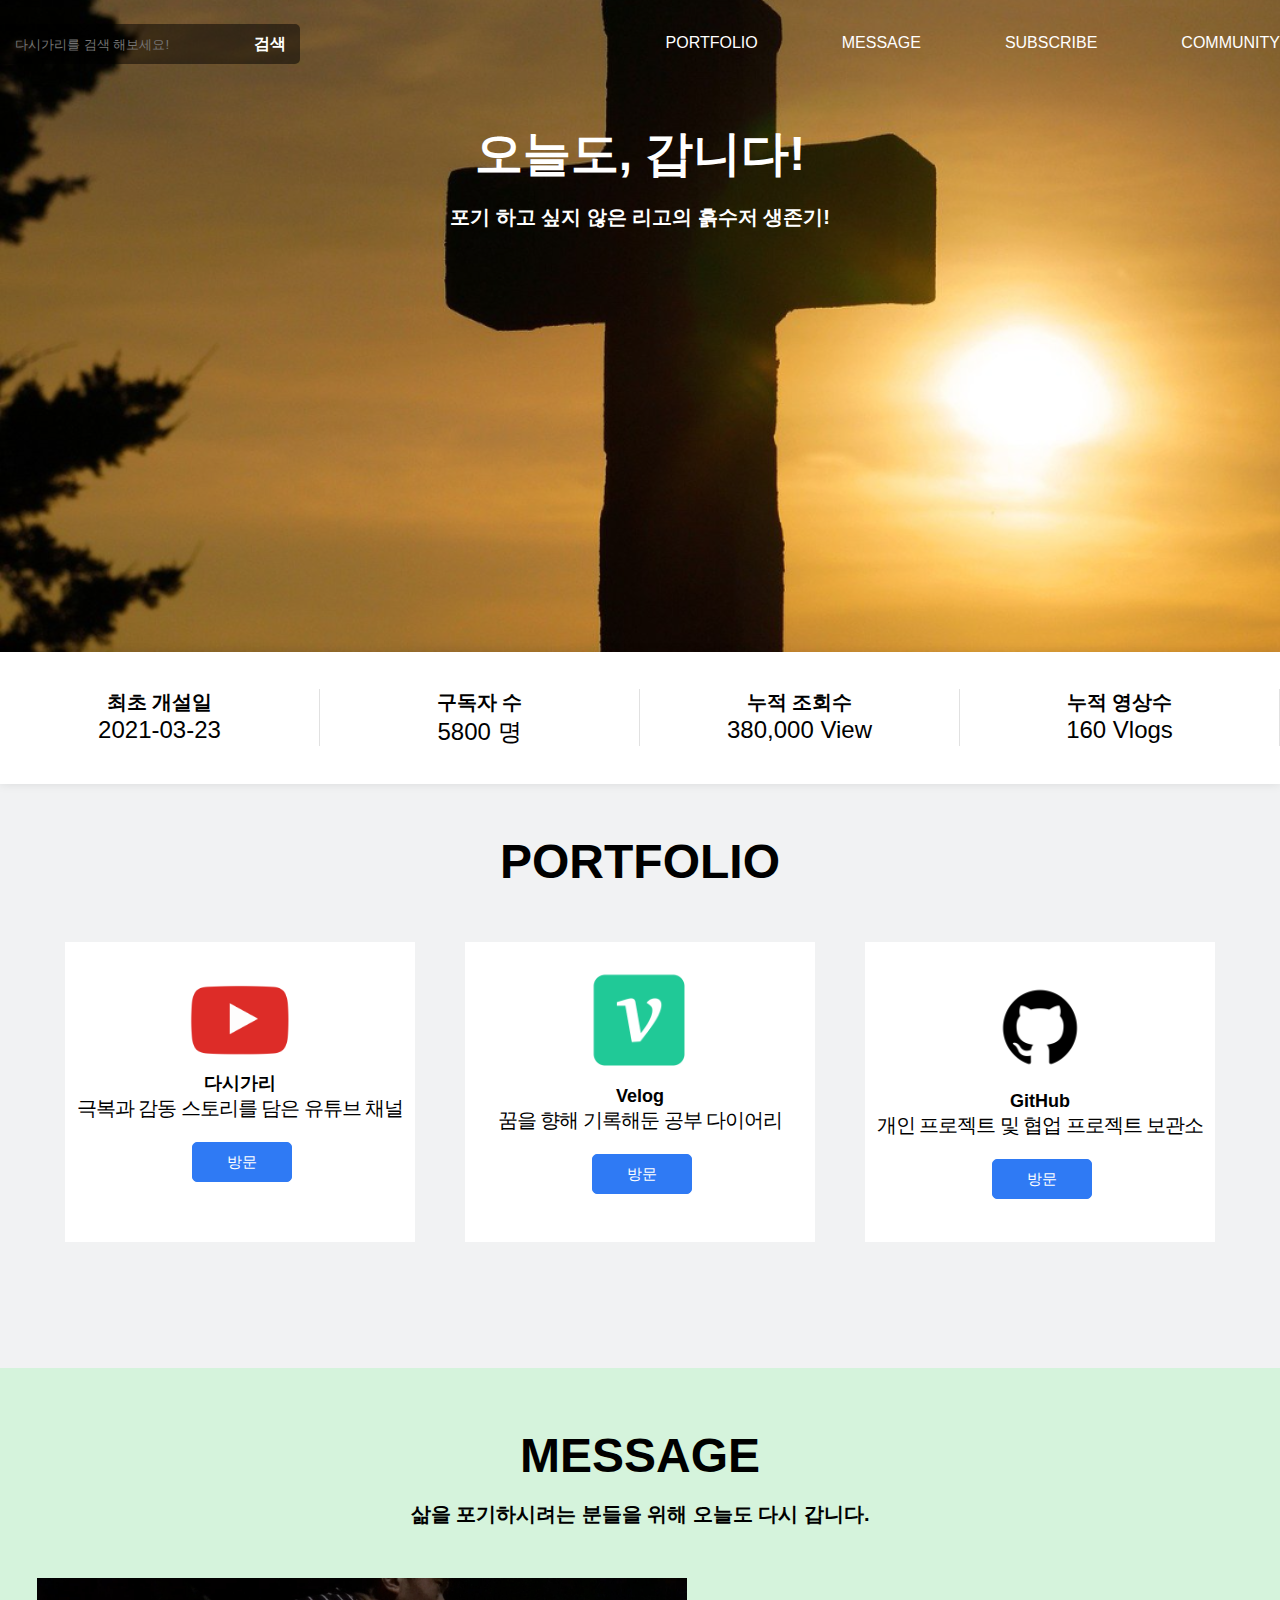
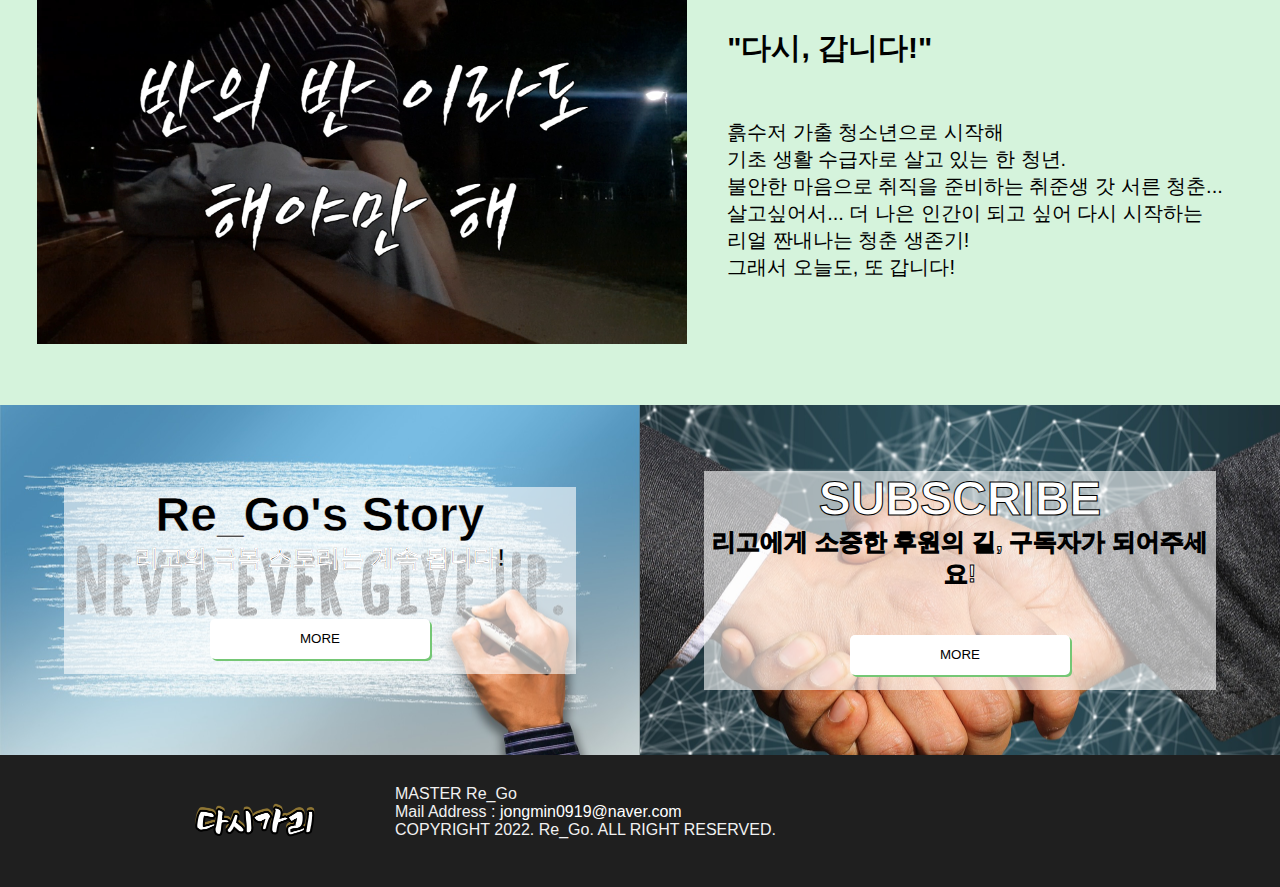
<file: index.html>
<!DOCTYPE html>
<html lang="en">
<head>
    <meta charset="UTF-8">
    <meta http-equiv="X-UA-Compatible" content="IE=edge">
    <meta name="viewport" content="width=device-width, initial-scale=1.0">
    <meta property="og:title" content="Re_Go's Profile" />
    <meta property="og:description" content="오늘도, 갑니다!" />
    <meta property="og:type" content="website">
    <meta property="og:url" content="https://jongmin0919.github.io">
    <link rel="stylesheet" type="text/css" href="/index.css">
    <title>자기소개서 포트폴리오</title>
</head>
<body>
    <div class = "wrap">
        <div class = "intro_bg"> 
            <div class = "header">
                <div class = "searchAarea">
                    <form action="https://www.youtube.com/results" method="GET"> <!-- input 타입은 form으로 감싸줘야함. -->
                        <input name = "search_query" type="text" placeholder="다시가리를 검색 해보세요!"> <!-- input type은 검색창 속성으로, 해당 모양을 검색창 형태로 -->
                        <span>검색</span>
                    </form>
                </div>
                <ul class = "nav"> 
                    <li><a href ="#link_main_text0">PORTFOLIO</li>
                    <li><a href ="#link_Message">MESSAGE</li>
                    <li><a href ="#link_Sub">SUBSCRIBE</li>
                    <li><a href ="https://www.youtube.com/c/%EB%B9%9A%EC%B6%98%EB%8B%A4ChoonLight/community">COMMUNITY</a></li>
                </ul>
           </div>
            <div class="intro_text"> 
                <h1>오늘도, 갑니다!</h1>
                <br>
                <h4 class="contents1">포기 하고 싶지 않은 리고의 흙수저 생존기!</h4>
                <br>
            </div>
            <p align="middle">
                <iframe width="560" height="315" src="https://www.youtube.com/embed/-cbk62Zu5o4" title="YouTube video player" frameborder="0" allow="accelerometer; autoplay; clipboard-write; encrypted-media; gyroscope; picture-in-picture" allowfullscreen></iframe>
            </p>
        </div>
    </div>
    <div>
        <ul class="records">
            <li>
                <div>
                    <div class="contents1">최초 개설일</div>
                    <div class="result">2021-03-23</div>
                </div>
            </li>
            <li>
                <div>
                    <div class="contents1">구독자 수</div>
                    <div class="result">5800 명</div>
                </div>
            </li>
            <li>
                <div>
                    <div class="contents1">누적 조회수</div>
                    <div class="result">380,000 View</div>
                </div>
            </li>
            <li>
                <div>
                    <div class="contents1">누적 영상수</div>
                    <div class="result">160 Vlogs</div>
                </div>
            </li>
        </ul>
        <div class="main_text0" id = "link_main_text0">
            <h1>PORTFOLIO</h1>
            <br>
            <div class = "contents1"></div>
            <ul class = "icons">
                <li>
                    <p class = "icon_img">
                        <img src="homepage/image/youtube.png" width="100px">                    
                    </p>
                    <div class = "contents1_bold">
                        다시가리
                    </div>
                    <div class = "contents3">
                        극복과 감동 스토리를 담은 유튜브 채널
                    </div>
                    <div class = "visit">
                        <button class="button" onclick="location.href='https://www.youtube.com/@Re_Go/videos'">방문</button>
                    </div>
                </li>
                <li>
                    <div class = "icon_img1">
                        <img src="homepage/image/velog.png" width="120px">                    
                    </div>
                    <div class = "contents1_bold">
                        Velog
                    </div>
                    <div class = "contents3">
                        꿈을 향해 기록해둔 공부 다이어리
                    </div>
                    <div class = "visit">
                        <button class="button" onclick="location.href='https://velog.io/@re_go/posts'">방문</button>
                    </div>
                </li>
                <li>
                    <div class = "icon_img">
                        <img src="homepage/image/github.png" width="120px">                    
                    </div>
                    <div class = "contents1_bold">
                        GitHub
                    </div>
                    <div class = "contents3">
                        개인 프로젝트 및 협업 프로젝트 보관소
                    </div>
                    <div class = "visit">
                        <button class="button" onclick="location.href='https://github.com/jongmin0919'">방문</button>
                    </div>
                </li>
            </ul>
            <div class="Emotion_Diary_container">
            </div>
        </div>
        <div class = "main_text1" id = "link_Message">
            <h1>MESSAGE</h1>
            <br>
            <div class = "contents1">삶을 포기하시려는 분들을 위해 오늘도 다시 갑니다.</div>
            <div class = "message">
                <div class = "contents3contents3main_photo">
                    <img src="/homepage/image/message.jpg" alt="" width="650px">
                </div>
                <div class = "contents3">
                    <h2>"다시, 갑니다!"</h2>
                    <p class = "contents3_font">
                        <br> 흙수저 가출 청소년으로 시작해 
                        <br> 기초 생활 수급자로 살고 있는 한 청년.
                        <br> 불안한 마음으로 취직을 준비하는 취준생 갓 서른 청춘...
                        <br> 살고싶어서... 더 나은 인간이 되고 싶어 다시 시작하는
                        <br> 리얼 짠내나는 청춘 생존기!
                        <br> 그래서 오늘도, 또 갑니다!
                    </p>
                </div>
            </div>

            <div class="section3_container">
                <div class = "textarea1_container" id = "link_Sub">
                    <div class="textarea1_text">
                        <h1>Re_Go's Story</h1>
                        <h2>리고의 극복 스토리는 계속 됩니다!</h2>
                        <a href="introduce.html"><button class="more_btn btn1" type="button">MORE</button></a>
                    </div>
                </div>
                <div class = "textarea2_container" id = "link_Sub">                    
                    <div class="textarea2_text">
                        <h1>SUBSCRIBE</h1>
                        <h2>리고에게 소중한 후원의 길, 구독자가 되어주세요!</h2>
                        <button class="more_btn btn2" type="button" onclick="location.href='https://www.youtube.com/results?search_query=%EB%8B%A4%EC%8B%9C%EA%B0%80%EB%A6%AC' ">MORE</button>
                    </div>
                </div>
            </div>
            <footer>
                <div>
                    <img src="/homepage/image/logo.png" alt="" width="120px">
                </div>   
                <div>
                    MASTER Re_Go <br>
                    Mail Address : <a href="mailto:jongmin0919@naver.com" style="color: white; text-decoration: none;">jongmin0919@naver.com</a><br>
                    COPYRIGHT 2022. Re_Go. ALL RIGHT RESERVED.
                </div>
            </footer>
        </div>
    </div>
</body>
</html>
</file>
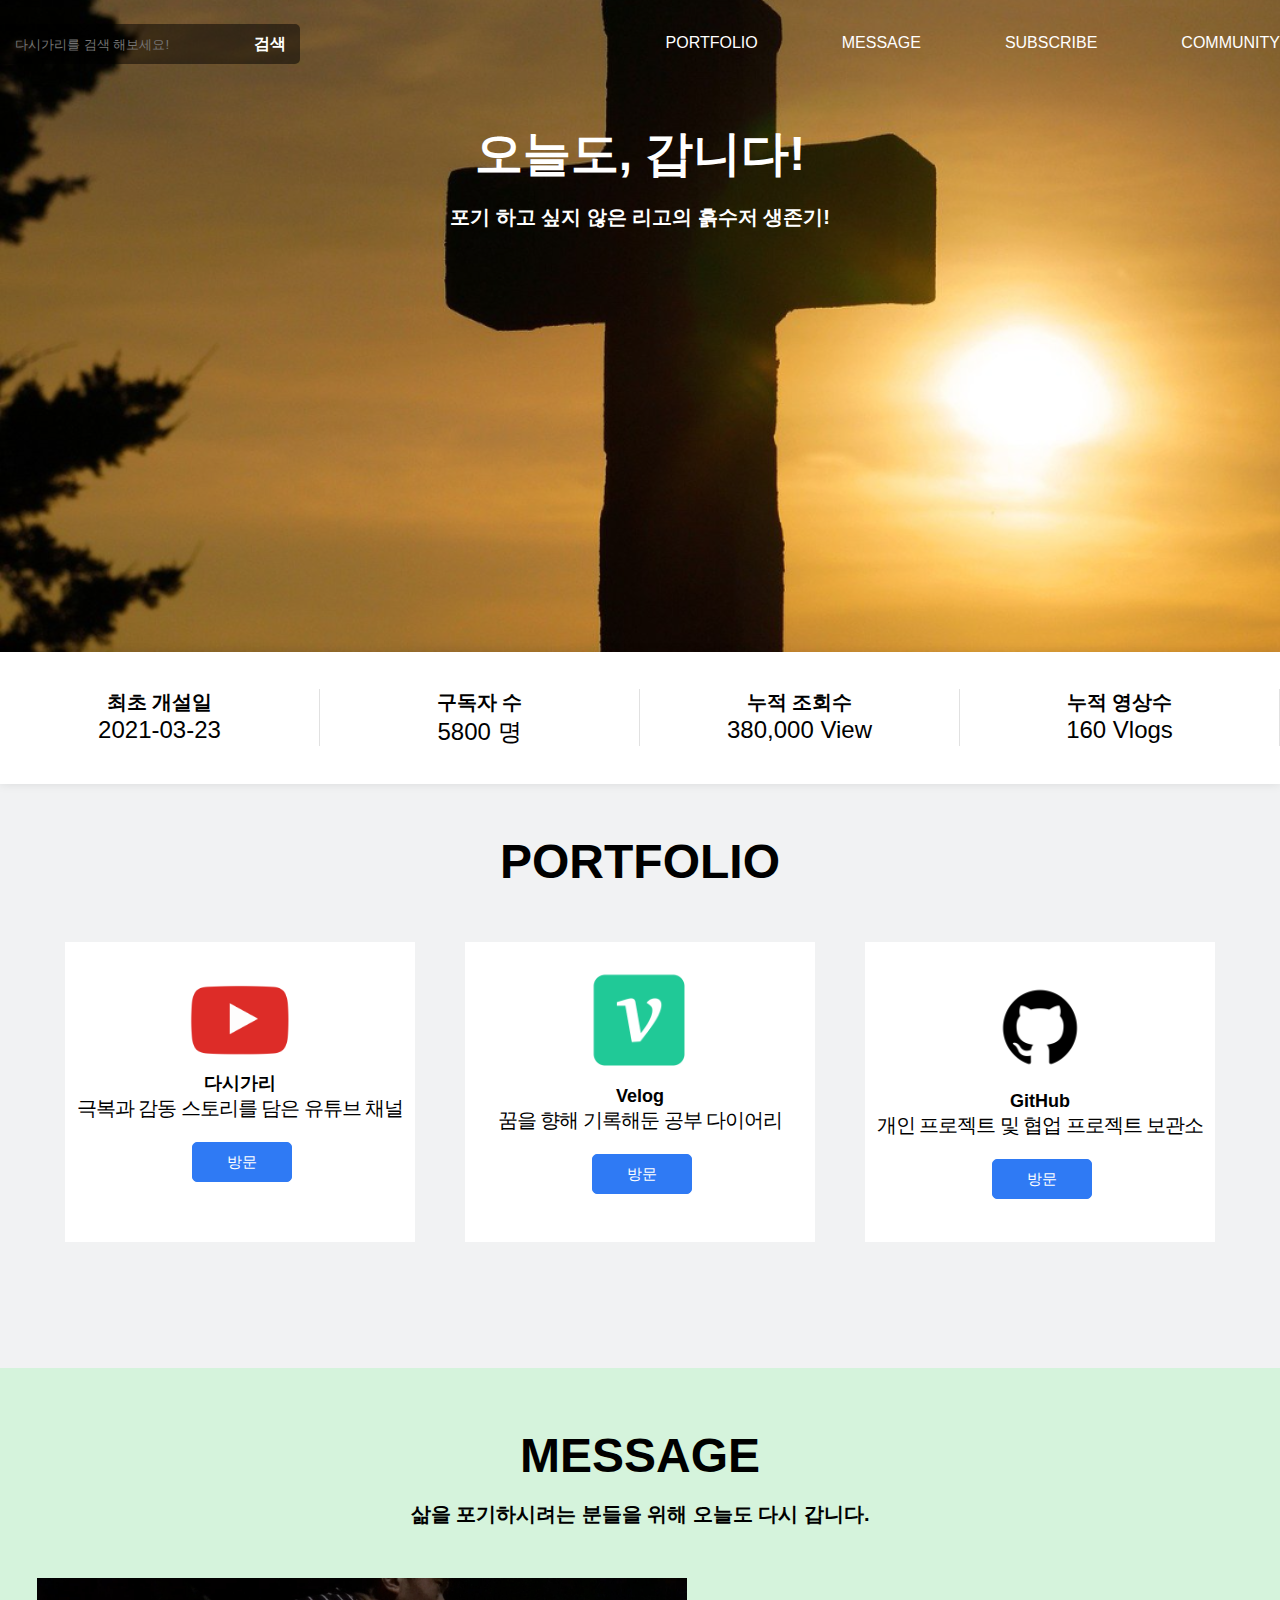
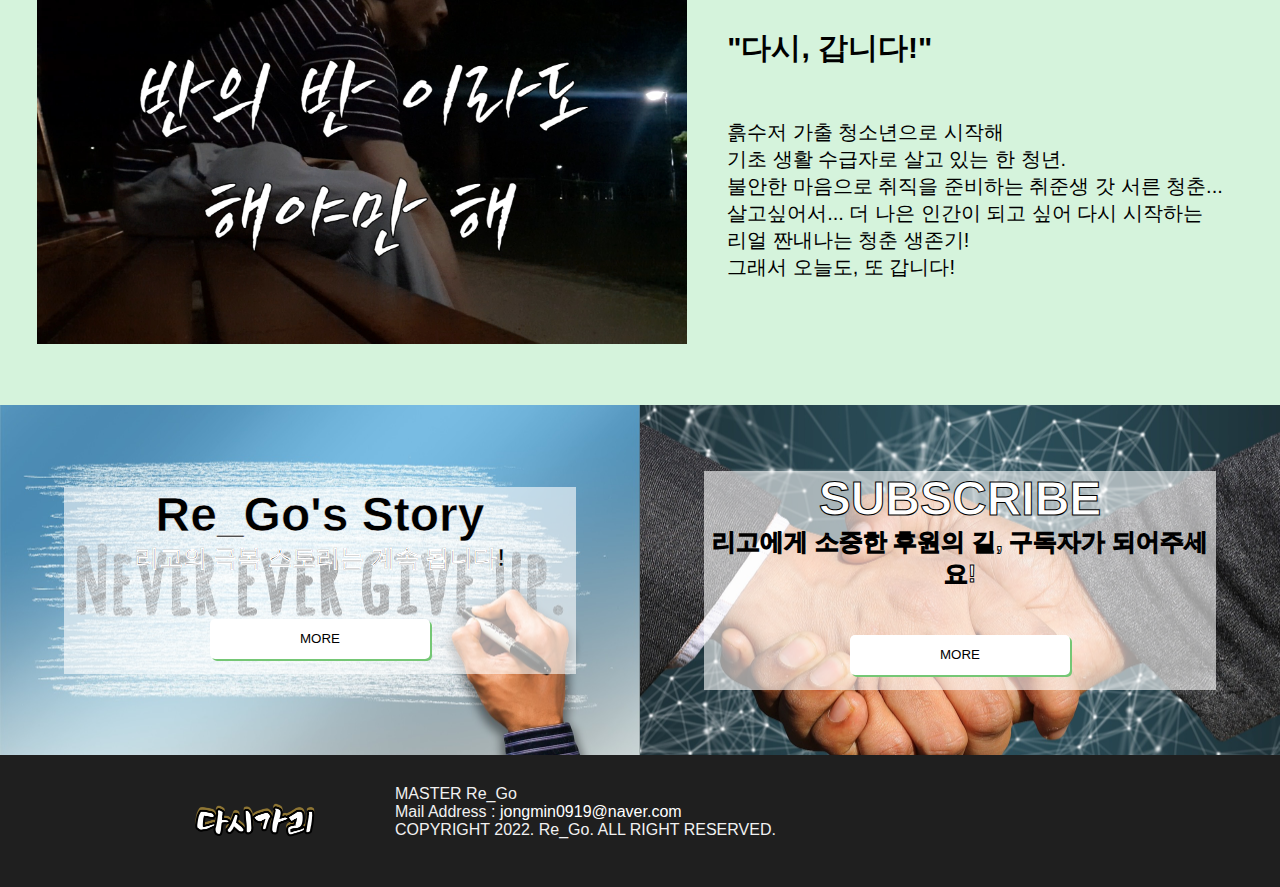
<file: home.html>
<!DOCTYPE html>
<html lang="en">
<head>
    <meta charset="UTF-8">
    <meta http-equiv="X-UA-Compatible" content="IE=edge">
    <meta name="viewport" content="width=device-width, initial-scale=1.0">
    <link rel="stylesheet" type="text/css" href="/home.css">
    <title>자기소개서 포트폴리오</title>
</head>
<body>
    <div class = "wrap">
        <div class = "intro_bg"> 
            <div class = "header">
                <div class = "searchAarea">
                    <form action="https://www.youtube.com/results" method="GET"> <!-- input 타입은 form으로 감싸줘야함. -->
                        <input name = "search_query" type="text" placeholder="다시가리를 검색 해보세요!"> <!-- input type은 검색창 속성으로, 해당 모양을 검색창 형태로 -->
                        <span>검색</span>
                    </form>
                </div>
                <ul class = "nav"> 
                    <li><a href ="#link_main_text0">PORTFOLIO</li>
                    <li><a href ="#link_Message">MESSAGE</li>
                    <li><a href ="#link_Sub">SUBSCRIBE</li>
                    <li><a href ="https://www.youtube.com/c/%EB%B9%9A%EC%B6%98%EB%8B%A4ChoonLight/community">COMMUNITY</a></li>
                </ul>
           </div>
            <div class="intro_text"> 
                <h1>오늘도, 갑니다!</h1>
                <br>
                <h4 class="contents1">포기 하고 싶지 않은 리고의 흙수저 생존기!</h4>
                <br>
            </div>
            <p align="middle">
                <iframe width="560" height="315" src="https://www.youtube.com/embed/-cbk62Zu5o4" title="YouTube video player" frameborder="0" allow="accelerometer; autoplay; clipboard-write; encrypted-media; gyroscope; picture-in-picture" allowfullscreen></iframe>
            </p>
        </div>
    </div>
    <div>
        <ul class="records">
            <li>
                <div>
                    <div class="contents1">최초 개설일</div>
                    <div class="result">2021-03-23</div>
                </div>
            </li>
            <li>
                <div>
                    <div class="contents1">구독자 수</div>
                    <div class="result">5800 명</div>
                </div>
            </li>
            <li>
                <div>
                    <div class="contents1">누적 조회수</div>
                    <div class="result">380,000 View</div>
                </div>
            </li>
            <li>
                <div>
                    <div class="contents1">누적 영상수</div>
                    <div class="result">160 Vlogs</div>
                </div>
            </li>
        </ul>
        <div class="main_text0" id = "link_main_text0">
            <h1>PORTFOLIO</h1>
            <br>
            <div class = "contents1"></div>
            <ul class = "icons">
                <li>
                    <p class = "icon_img">
                        <img src="homepage/image/youtube.png" width="100px">                    
                    </p>
                    <div class = "contents1_bold">
                        다시가리
                    </div>
                    <div class = "contents3">
                        극복과 감동 스토리를 담은 유튜브 채널
                    </div>
                    <div class = "visit">
                        <button class="button" onclick="location.href='https://www.youtube.com/@Re_Go/videos'">방문</button>
                    </div>
                </li>
                <li>
                    <div class = "icon_img1">
                        <img src="homepage/image/velog.png" width="120px">                    
                    </div>
                    <div class = "contents1_bold">
                        Velog
                    </div>
                    <div class = "contents3">
                        꿈을 향해 기록해둔 공부 다이어리
                    </div>
                    <div class = "visit">
                        <button class="button" onclick="location.href='https://velog.io/@re_go/posts'">방문</button>
                    </div>
                </li>
                <li>
                    <div class = "icon_img">
                        <img src="homepage/image/github.png" width="120px">                    
                    </div>
                    <div class = "contents1_bold">
                        GitHub
                    </div>
                    <div class = "contents3">
                        개인 프로젝트 및 협업 프로젝트 보관소
                    </div>
                    <div class = "visit">
                        <button class="button" onclick="location.href='https://github.com/jongmin0919'">방문</button>
                    </div>
                </li>
            </ul>
            <div class="Emotion_Diary_container">
            </div>
        </div>
        <div class = "main_text1" id = "link_Message">
            <h1>MESSAGE</h1>
            <br>
            <div class = "contents1">삶을 포기하시려는 분들을 위해 오늘도 다시 갑니다.</div>
            <div class = "message">
                <div class = "contents3contents3main_photo">
                    <img src="/homepage/image/message.jpg" alt="" width="650px">
                </div>
                <div class = "contents3">
                    <h2>"다시, 갑니다!"</h2>
                    <p class = "contents3_font">
                        <br> 흙수저 가출 청소년으로 시작해 
                        <br> 기초 생활 수급자로 살고 있는 한 청년.
                        <br> 불안한 마음으로 취직을 준비하는 취준생 갓 서른 청춘...
                        <br> 살고싶어서... 더 나은 인간이 되고 싶어 다시 시작하는
                        <br> 리얼 짠내나는 청춘 생존기!
                        <br> 그래서 오늘도, 또 갑니다!
                    </p>
                </div>
            </div>

            <div class="section3_container">
                <div class = "textarea1_container" id = "link_Sub">
                    <div class="textarea1_text">
                        <h1>Re_Go's Story</h1>
                        <h2>리고의 극복 스토리는 계속 됩니다!</h2>
                        <a href="introduce.html"><button class="more_btn btn1" type="button">MORE</button></a>
                    </div>
                </div>
                <div class = "textarea2_container" id = "link_Sub">                    
                    <div class="textarea2_text">
                        <h1>SUBSCRIBE</h1>
                        <h2>리고에게 소중한 후원의 길, 구독자가 되어주세요!</h2>
                        <button class="more_btn btn2" type="button" onclick="location.href='https://www.youtube.com/results?search_query=%EB%8B%A4%EC%8B%9C%EA%B0%80%EB%A6%AC' ">MORE</button>
                    </div>
                </div>
            </div>
            <footer>
                <div>
                    <img src="/homepage/image/logo.png" alt="" width="120px">
                </div>   
                <div>
                    MASTER Re_Go <br>
                    Mail Address : <a href="mailto:jongmin0919@naver.com" style="color: white; text-decoration: none;">jongmin0919@naver.com</a><br>
                    COPYRIGHT 2022. Re_Go. ALL RIGHT RESERVED.
                </div>
            </footer>
        </div>
    </div>
</body>
</html>
</file>
<file: index.css>
*{
    font-family: 'Noto Sans KR', sans-serif; 
    list-style: none; /* li 도트 제거 */
    text-decoration: none; /* 텍스트 바로가기 밑줄 및 색깔 제거 */
    border-collapse: collapse; /* 표(테이블)의 셀 테두리 사이들의 줄 간격을 줄여줌 (separate는 셀 들의 간격 영역을 줄로 넓혀 표시.) */
    margin: 0px; /*보이는 화면과의 여백을 의미. */
    padding: 0px; /* 마진 안의 영역, 콘텐츠(요소)를 감싸는 상자의 여백을 의미. 콘텐츠들 간의 구별로도 사용. */
    color: black; /* 기본 폰트 색깔 */        
}
/* ↓↓↓↓↓↓↓↓↓↓↓↓↓↓↓↓↓↓↓↓↓↓↓↓↓↓↓↓↓↓↓↓↓글씨 폰트 모음↓↓↓↓↓↓↓↓↓↓↓↓↓↓↓↓↓↓↓↓↓↓↓↓↓↓↓↓↓↓↓↓↓ */
h1{
    font-size: 48px;
}
.contents1{
    font-size: 20px;
    font-weight: bolder;
}
.contents1_bold{
    font-size: 18px;
    font-weight:bold;
}
.contents3{
    font-size: 20px;
    font-weight: 100; 
    margin-left: 20px;
}
.contents3 > h2{
    margin-top: 30px;
}
.contents3 > .contents3_font{
    font-family: sans-serif;
    
}
.result{
    font-size: 24px;
    font-weight: lighter;
}
/* ↑↑↑↑↑↑↑↑↑↑↑↑↑↑↑↑↑↑↑↑↑↑↑↑↑↑↑↑↑↑글씨 폰트 모음↑↑↑↑↑↑↑↑↑↑↑↑↑↑↑↑↑↑↑↑↑↑↑↑↑↑↑↑↑↑↑↑↑ */

/* ------------------------------------ ★ 인트로 배경 시작 ★ ------------------------------------ */
.intro_bg{
    background-image: url('homepage/image/intro.png');
    width: 100%; /* 보더 포함 100%의 영역 사용 */
    height: 718px; /* 높이 718 */
}
/* ------------------------------------ 인트로 배경 끝 ------------------------------------ */
/* ----------------------------------- 인트로 글꼴 시작 ------------------------------------ */
.intro_text{
    width: 100%;
    margin:40px auto;
    /* margin은 각각 위치가 (상)-(우)-(하)-(좌)의 시계 방향을 의미함. */
    text-align: center; /* 텍스트 정렬 */
}    

.intro_text >h1,
.intro_text > h4{
    color: #fff;
}
/* ----------------------------------- 인트로 글꼴 끝 ------------------------------------ */



/* ---------------------------------- ★ 윗쪽 헤드 영역 시작 ★ ---------------------------------- */
.header{ /* 윗쪽 헤더영역 */
    display:flex; /* 중앙 위치 */
    width:1280px;
    height: 82px;
    margin:auto; /* 헤더 마진 자동 정렬*/
}
/* ----------------------------------------- 검색창 시작 ----------------------------------------- */
.searchAarea{
    width:300px;
    height:40px;
    margin-top: 24px; /* 마진 윗쪽 영역을 24px로 잡아줌. */
    background:rgba(0,0,0,0.5);
    border-radius: 5px; /* 모서리부분 라운드 5px */
}
.searchAarea > form > input{ /* 검색 영역 안에 있는 검색창 */
    border: none; /* round 해제 */
    width: 250px; /* 검색창 넓이 */
    height: 40px; /* 검색창 높이 */
    background-color: rgba(0,0,0,0); /* 백그라운드 배경 무 */
    color: #fff; /* 검색창 안에 들어가는 글씨 색상 */
    padding-left: 0px; /* 검색창과 컨텐츠 간 패딩 영역 왼쪽에 10px만큼 여유를 줌. */
    text-indent: 15px;
}
.searchAarea > form > span{
    width: 50px;
    color: #fff;
    font-weight: bold; /* 폰트 굵기 굵게. */
    cursor: pointer; /* 검색에 커서를 올리면 포인터 모양이 됨. */
}
/* ----------------------------------------- 검색창 끝 ----------------------------------------- */
/* ----------------------------------------- 메뉴 시작 --------------------------------------- */
.nav{ 
    display:flex;
    justify-content: flex-end; /* nav의 컨텐츠들을 보더의 끝(오른쪽)으로 정렬. */
    width:calc(1280px - 300px); /* calc쓸 때 가로 영역 마이너스에 스페이스 띄어줘야함. */
    line-height: 86px; /* 컨텐츠 박스의 줄라인 간격을 82px(헤더 높이)로 맞춰주면서 가운데 정렬. */
}
.nav > li{ /*nav 클래스의 자식 속성이라 > 붙여줌*/
    margin-left:84px; /* nav class 안의 li 자식들의 왼쪽 마진을 각각 84px로 주겠다는 뜻. */    
}
.nav > li > a{
    color: #fff;
}
/* ----------------------------------------- 메뉴 끝 --------------------------------------- */
/* ---------------------------------- 윗쪽 헤드 영역 끝 ---------------------------------- */


/* ----------------------------------- ★ 누적 기록 영역 시작 ★ ----------------------------------- */
.records{
    position: relative; /* 위치 - 다른 태그들에 영향을 미치지 않으면서 현재 위치(relative) 유지 */
    top: -66px; /* 현재(relative) 위치에서 위로 66px만큼 올려줌 */
    display: flex;
    width: 1280px;
    background: white;
    margin: auto;
    box-shadow: 0px 0px 10px rgba(0,0,0,0.1); /* 각각 좌측-하측-농도, 방향은 -(마이너스)로 조절. */
    
}
.records > li{
    height: 132px;
    flex: 1;
}
.records > li > div{
    text-align: center;
    margin-top: 37px;
    height: 57px;
}
.records > li > div{
    border-right: 1px solid #e1e1e1;
}
/* ----------------------------------- 누적 기록 영역 끝 ----------------------------------- */



/* ----------------------------------- ★ 어바웃 영역 시작 ★ ----------------------------------- */
/* ----------------------------------- 어바웃 영역 텍스트 시작 ----------------------------------- */
.main_text0{
    width: 100%;
    height:650px;
    background: #f1f2f3;
    margin-top: -132px;
}
.main_text0 > h1 {
    padding-top: 116px;
    text-align: center;
}
.main_text0 > .contents1{
    text-align: center;
}
/* ----------------------------------- 어바웃 영역 텍스트 끝 ----------------------------------- */
/* ----------------------------------- 어바웃 영역 아이콘 시작 ----------------------------------- */
.icons{
    display:flex;
    justify-content: center;
    width: 1280px;
    height: 400px;
    margin: 0 auto;
}
.icons > li{
    display: flex;
    flex-direction: column;
    background: white;
    margin-top: 35px;
    height: 300px;
    text-align: center;
}
.icons > li > .icon_img{
    margin-top: 25px;
}
.icons > li > .icon_img1{
    margin-top: 20px;
}
.icons > li:not(:last-child){
    margin-right: 50px;
}
.icons .contents3{
    width: 350px;
    margin-top: 13px;
    margin: 0 auto;
    letter-spacing: -1px;
}

/* ----------------------------------- 어바웃 영역 아이콘 끝 ----------------------------------- */
/* ----------------------------------- 어바웃 영역 버튼 시작 ----------------------------------- */
.more{
    width: 100px;
    height: 30px;
    background: #2f7af4;
    color: white;
    font-size: 12px;
    line-height: 30px;
    margin: 25px auto;
    border-radius: 2px;
}
.button{
    width: 100px;
    height: 40px;
    font-size: 15px;
    border-top-left-radius: 5px;
    border-radius: 5px;
    margin-right:-4px;
    margin-top: 20px;
    border: 1px solid #2f7af4;
    background-color: rgba(0,0,0,0);
    padding: 5px;
    color: white;
    cursor: pointer;
    background: #2f7af4;
}
/* ----------------------------------- 어바웃 영역 버튼 끝 ----------------------------------- */



/* ----------------------------------- ★ 메세지 영역 시작 ★ ----------------------------------- */
/* ------------------------- 메세지 본문 영역 사이즈 및 텍스트 폰트 시작 --------------------- */
.main_text1{
    width:100;
    height:659px;
    background-color: rgba(117, 215, 139, 0.3);
}
.main_text1 > h1{
    padding-top: 60px;
    text-align: center;
}
.main_text1 > .contents1{
    text-align: center;
}
.message{
    width:1280px;
    display: flex;
    justify-content: center;
    margin: 0px auto;
    margin-top: 50px;
    height: 427px;
  
}
.message > .contents3{
    padding: 20px;
}
.message > .contents3 > h2{
    margin-bottom: 27px;
}
/* ------------------------- 메세지 본문 영역 사이즈 및 텍스트 폰트 끝 --------------------- */


/* ----------------------------------- ★ 구독 영역 시작 ★ ----------------------------------- */

/* ------------------------- 구독 본문 영역 사이즈 및 텍스트 폰트 시작 --------------------- */

.section3_container{
    display: flex;
    justify-content: center;
}
.section3_container .textarea1_container,
.section3_container .textarea2_container{
    width: 50%;
    min-height: 350px;
    background-size: cover;
    background-position: center;
    display: flex;
    justify-content: center;
    align-items: center;
    text-align: center;
}

.section3_container .textarea1_container{
    background-image: url(/homepage/image/dontgiveup.jpg);
    display: flex;
    position: relative;
    flex-direction: column;
}

.section3_container .textarea2_container{
    background-image: url(/homepage/image/cooperation.jpg);
    display: flex;
    position: relative;
    flex-direction: column;
}

.textarea1_container .textarea1_text, .textarea2_container .textarea2_text{
    width: 80%;
    background-color: rgba(255, 255, 255, 0.6);
}

.textarea1_container .textarea1_text > h1, .textarea1_container .textarea1_text > h2{
    color: black;
    -webkit-text-stroke: 0.5px white;
}
.textarea2_container .textarea2_text > h1, .textarea2_container .textarea2_text > h2{
    color: white;
    -webkit-text-stroke: 1px black;
}

/* ------------------------- 구독 본문 영역 사이즈 및 텍스트 폰트 끝 --------------------- */

/* ----------------------------------- MORE 버튼 시작 ----------------------------------- */

.more_btn {
    width: 220px;
    height: 40px;
    line-height: 40px;
    margin: 30px auto;
    cursor: pointer;
    background-color: white;
    border-radius: 5px;
    border: none;
    position: relative; 
    top: 15px;
    box-shadow: 2px 2px 0px 0px rgb(117, 199, 117);
}

/* ----------------------------------- MORE 버튼 시작 ----------------------------------- */



/* ----------------------------------- ★ 하단 소개 영역 시작 ★ ----------------------------------- */
footer{
    background: #1F1F1F;
    display: flex;
    padding: 30px;
}
footer > div:first-child{
    flex: 3;
    color: #f1f1f1;
    text-align: right;
}
footer > div:last-child{
    flex: 9;
    color: #f1f1f1;
    margin-left: 80px;
}
/* ----------------------------------- 하단 소개 영역 끝 ----------------------------------- */
</file>
<file: home.css>
*{
    font-family: 'Noto Sans KR', sans-serif; 
    list-style: none; /* li 도트 제거 */
    text-decoration: none; /* 텍스트 바로가기 밑줄 및 색깔 제거 */
    border-collapse: collapse; /* 표(테이블)의 셀 테두리 사이들의 줄 간격을 줄여줌 (separate는 셀 들의 간격 영역을 줄로 넓혀 표시.) */
    margin: 0px; /*보이는 화면과의 여백을 의미. */
    padding: 0px; /* 마진 안의 영역, 콘텐츠(요소)를 감싸는 상자의 여백을 의미. 콘텐츠들 간의 구별로도 사용. */
    color: black; /* 기본 폰트 색깔 */        
}
/* ↓↓↓↓↓↓↓↓↓↓↓↓↓↓↓↓↓↓↓↓↓↓↓↓↓↓↓↓↓↓↓↓↓글씨 폰트 모음↓↓↓↓↓↓↓↓↓↓↓↓↓↓↓↓↓↓↓↓↓↓↓↓↓↓↓↓↓↓↓↓↓ */
h1{
    font-size: 48px;
}
.contents1{
    font-size: 20px;
    font-weight: bolder;
}
.contents1_bold{
    font-size: 18px;
    font-weight:bold;
}
.contents3{
    font-size: 20px;
    font-weight: 100; 
    margin-left: 20px;
}
.contents3 > h2{
    margin-top: 30px;
}
.contents3 > .contents3_font{
    font-family: sans-serif;
    
}
.result{
    font-size: 24px;
    font-weight: lighter;
}
/* ↑↑↑↑↑↑↑↑↑↑↑↑↑↑↑↑↑↑↑↑↑↑↑↑↑↑↑↑↑↑글씨 폰트 모음↑↑↑↑↑↑↑↑↑↑↑↑↑↑↑↑↑↑↑↑↑↑↑↑↑↑↑↑↑↑↑↑↑ */

/* ------------------------------------ ★ 인트로 배경 시작 ★ ------------------------------------ */
.intro_bg{
    background-image: url('homepage/image/intro.png');
    width: 100%; /* 보더 포함 100%의 영역 사용 */
    height: 718px; /* 높이 718 */
}
/* ------------------------------------ 인트로 배경 끝 ------------------------------------ */
/* ----------------------------------- 인트로 글꼴 시작 ------------------------------------ */
.intro_text{
    width: 100%;
    margin:40px auto;
    /* margin은 각각 위치가 (상)-(우)-(하)-(좌)의 시계 방향을 의미함. */
    text-align: center; /* 텍스트 정렬 */
}    

.intro_text >h1,
.intro_text > h4{
    color: #fff;
}
/* ----------------------------------- 인트로 글꼴 끝 ------------------------------------ */



/* ---------------------------------- ★ 윗쪽 헤드 영역 시작 ★ ---------------------------------- */
.header{ /* 윗쪽 헤더영역 */
    display:flex; /* 중앙 위치 */
    width:1280px;
    height: 82px;
    margin:auto; /* 헤더 마진 자동 정렬*/
}
/* ----------------------------------------- 검색창 시작 ----------------------------------------- */
.searchAarea{
    width:300px;
    height:40px;
    margin-top: 24px; /* 마진 윗쪽 영역을 24px로 잡아줌. */
    background:rgba(0,0,0,0.5);
    border-radius: 5px; /* 모서리부분 라운드 5px */
}
.searchAarea > form > input{ /* 검색 영역 안에 있는 검색창 */
    border: none; /* round 해제 */
    width: 250px; /* 검색창 넓이 */
    height: 40px; /* 검색창 높이 */
    background-color: rgba(0,0,0,0); /* 백그라운드 배경 무 */
    color: #fff; /* 검색창 안에 들어가는 글씨 색상 */
    padding-left: 0px; /* 검색창과 컨텐츠 간 패딩 영역 왼쪽에 10px만큼 여유를 줌. */
    text-indent: 15px;
}
.searchAarea > form > span{
    width: 50px;
    color: #fff;
    font-weight: bold; /* 폰트 굵기 굵게. */
    cursor: pointer; /* 검색에 커서를 올리면 포인터 모양이 됨. */
}
/* ----------------------------------------- 검색창 끝 ----------------------------------------- */
/* ----------------------------------------- 메뉴 시작 --------------------------------------- */
.nav{ 
    display:flex;
    justify-content: flex-end; /* nav의 컨텐츠들을 보더의 끝(오른쪽)으로 정렬. */
    width:calc(1280px - 300px); /* calc쓸 때 가로 영역 마이너스에 스페이스 띄어줘야함. */
    line-height: 86px; /* 컨텐츠 박스의 줄라인 간격을 82px(헤더 높이)로 맞춰주면서 가운데 정렬. */
}
.nav > li{ /*nav 클래스의 자식 속성이라 > 붙여줌*/
    margin-left:84px; /* nav class 안의 li 자식들의 왼쪽 마진을 각각 84px로 주겠다는 뜻. */    
}
.nav > li > a{
    color: #fff;
}
/* ----------------------------------------- 메뉴 끝 --------------------------------------- */
/* ---------------------------------- 윗쪽 헤드 영역 끝 ---------------------------------- */


/* ----------------------------------- ★ 누적 기록 영역 시작 ★ ----------------------------------- */
.records{
    position: relative; /* 위치 - 다른 태그들에 영향을 미치지 않으면서 현재 위치(relative) 유지 */
    top: -66px; /* 현재(relative) 위치에서 위로 66px만큼 올려줌 */
    display: flex;
    width: 1280px;
    background: white;
    margin: auto;
    box-shadow: 0px 0px 10px rgba(0,0,0,0.1); /* 각각 좌측-하측-농도, 방향은 -(마이너스)로 조절. */
    
}
.records > li{
    height: 132px;
    flex: 1;
}
.records > li > div{
    text-align: center;
    margin-top: 37px;
    height: 57px;
}
.records > li > div{
    border-right: 1px solid #e1e1e1;
}
/* ----------------------------------- 누적 기록 영역 끝 ----------------------------------- */



/* ----------------------------------- ★ 어바웃 영역 시작 ★ ----------------------------------- */
/* ----------------------------------- 어바웃 영역 텍스트 시작 ----------------------------------- */
.main_text0{
    width: 100%;
    height:650px;
    background: #f1f2f3;
    margin-top: -132px;
}
.main_text0 > h1 {
    padding-top: 116px;
    text-align: center;
}
.main_text0 > .contents1{
    text-align: center;
}
/* ----------------------------------- 어바웃 영역 텍스트 끝 ----------------------------------- */
/* ----------------------------------- 어바웃 영역 아이콘 시작 ----------------------------------- */
.icons{
    display:flex;
    justify-content: center;
    width: 1280px;
    height: 400px;
    margin: 0 auto;
}
.icons > li{
    display: flex;
    flex-direction: column;
    background: white;
    margin-top: 35px;
    height: 300px;
    text-align: center;
}
.icons > li > .icon_img{
    margin-top: 25px;
}
.icons > li > .icon_img1{
    margin-top: 20px;
}
.icons > li:not(:last-child){
    margin-right: 50px;
}
.icons .contents3{
    width: 350px;
    margin-top: 13px;
    margin: 0 auto;
    letter-spacing: -1px;
}

/* ----------------------------------- 어바웃 영역 아이콘 끝 ----------------------------------- */
/* ----------------------------------- 어바웃 영역 버튼 시작 ----------------------------------- */
.more{
    width: 100px;
    height: 30px;
    background: #2f7af4;
    color: white;
    font-size: 12px;
    line-height: 30px;
    margin: 25px auto;
    border-radius: 2px;
}
.button{
    width: 100px;
    height: 40px;
    font-size: 15px;
    border-top-left-radius: 5px;
    border-radius: 5px;
    margin-right:-4px;
    margin-top: 20px;
    border: 1px solid #2f7af4;
    background-color: rgba(0,0,0,0);
    padding: 5px;
    color: white;
    cursor: pointer;
    background: #2f7af4;
}
/* ----------------------------------- 어바웃 영역 버튼 끝 ----------------------------------- */



/* ----------------------------------- ★ 메세지 영역 시작 ★ ----------------------------------- */
/* ------------------------- 메세지 본문 영역 사이즈 및 텍스트 폰트 시작 --------------------- */
.main_text1{
    width:100;
    height:659px;
    background-color: rgba(117, 215, 139, 0.3);
}
.main_text1 > h1{
    padding-top: 60px;
    text-align: center;
}
.main_text1 > .contents1{
    text-align: center;
}
.message{
    width:1280px;
    display: flex;
    justify-content: center;
    margin: 0px auto;
    margin-top: 50px;
    height: 427px;
  
}
.message > .contents3{
    padding: 20px;
}
.message > .contents3 > h2{
    margin-bottom: 27px;
}
/* ------------------------- 메세지 본문 영역 사이즈 및 텍스트 폰트 끝 --------------------- */


/* ----------------------------------- ★ 구독 영역 시작 ★ ----------------------------------- */

/* ------------------------- 구독 본문 영역 사이즈 및 텍스트 폰트 시작 --------------------- */

.section3_container{
    display: flex;
    justify-content: center;
}
.section3_container .textarea1_container,
.section3_container .textarea2_container{
    width: 50%;
    min-height: 350px;
    background-size: cover;
    background-position: center;
    display: flex;
    justify-content: center;
    align-items: center;
    text-align: center;
}

.section3_container .textarea1_container{
    background-image: url(/homepage/image/dontgiveup.jpg);
    display: flex;
    position: relative;
    flex-direction: column;
}

.section3_container .textarea2_container{
    background-image: url(/homepage/image/cooperation.jpg);
    display: flex;
    position: relative;
    flex-direction: column;
}

.textarea1_container .textarea1_text, .textarea2_container .textarea2_text{
    width: 80%;
    background-color: rgba(255, 255, 255, 0.6);
}

.textarea1_container .textarea1_text > h1, .textarea1_container .textarea1_text > h2{
    color: black;
    -webkit-text-stroke: 0.5px white;
}
.textarea2_container .textarea2_text > h1, .textarea2_container .textarea2_text > h2{
    color: white;
    -webkit-text-stroke: 1px black;
}

/* ------------------------- 구독 본문 영역 사이즈 및 텍스트 폰트 끝 --------------------- */

/* ----------------------------------- MORE 버튼 시작 ----------------------------------- */

.more_btn {
    width: 220px;
    height: 40px;
    line-height: 40px;
    margin: 30px auto;
    cursor: pointer;
    background-color: white;
    border-radius: 5px;
    border: none;
    position: relative; 
    top: 15px;
    box-shadow: 2px 2px 0px 0px rgb(117, 199, 117);
}

/* ----------------------------------- MORE 버튼 시작 ----------------------------------- */



/* ----------------------------------- ★ 하단 소개 영역 시작 ★ ----------------------------------- */
footer{
    background: #1F1F1F;
    display: flex;
    padding: 30px;
}
footer > div:first-child{
    flex: 3;
    color: #f1f1f1;
    text-align: right;
}
footer > div:last-child{
    flex: 9;
    color: #f1f1f1;
    margin-left: 80px;
}
/* ----------------------------------- 하단 소개 영역 끝 ----------------------------------- */
</file>
